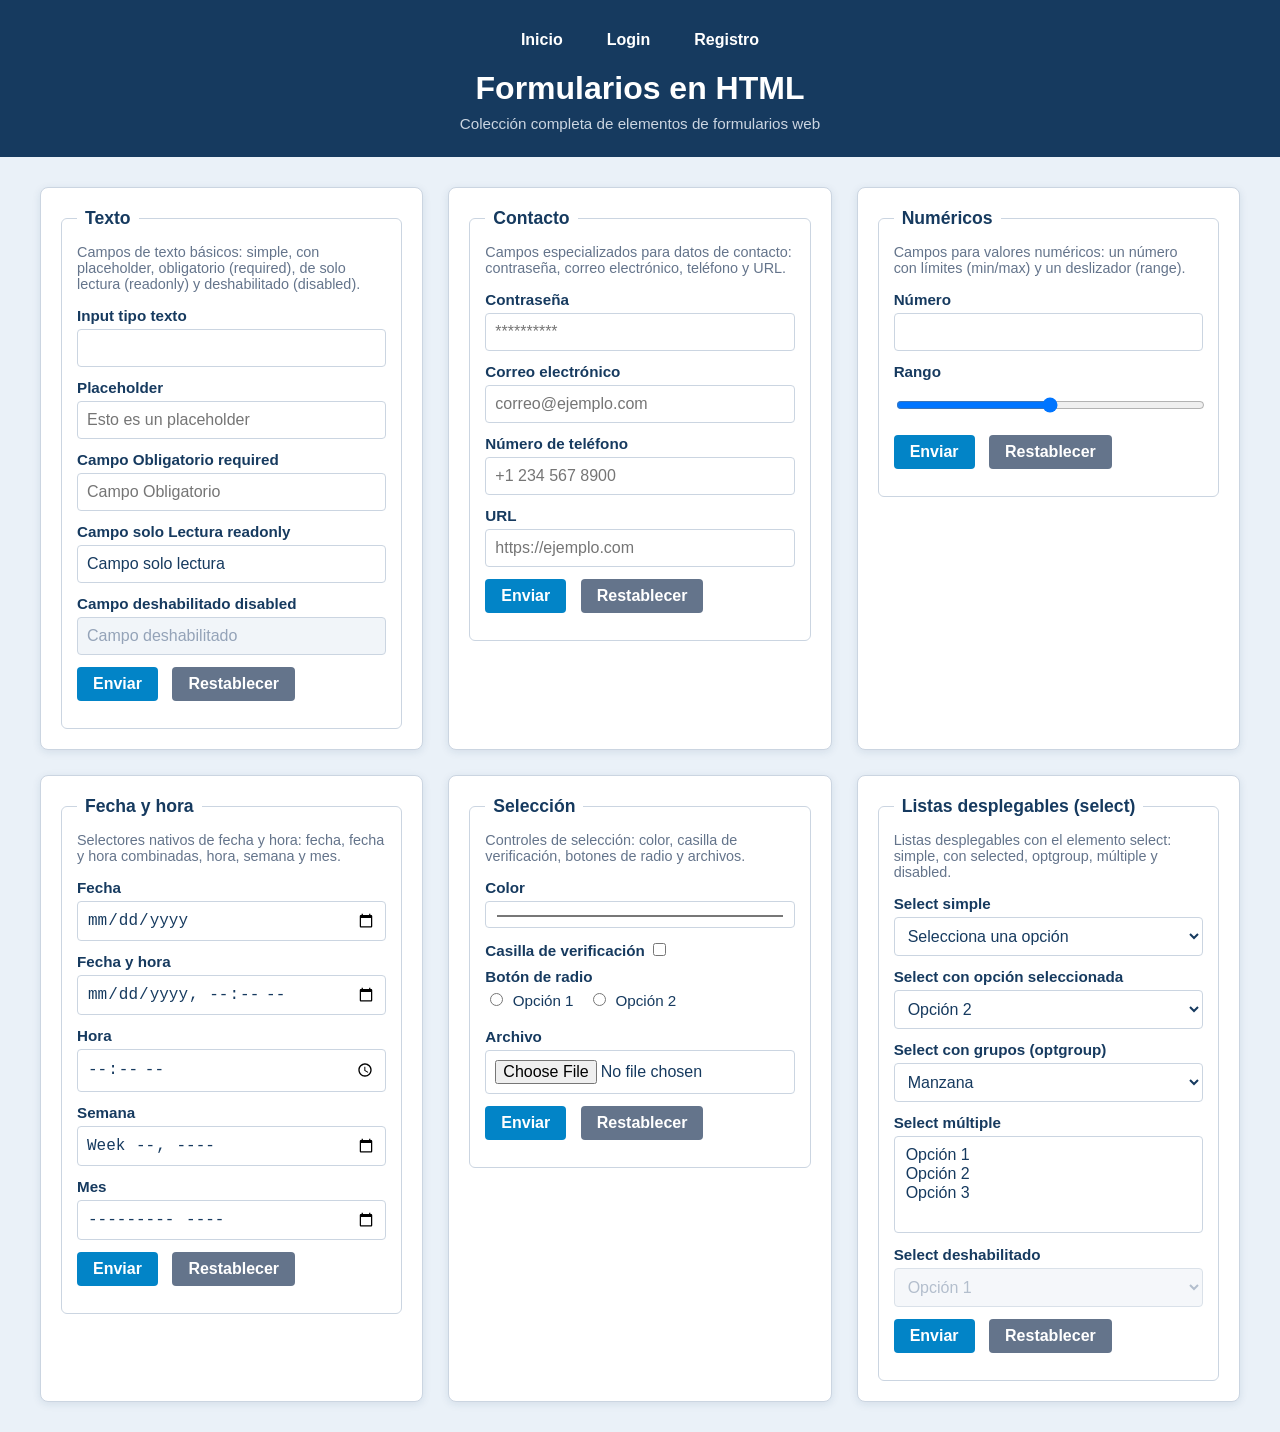
<file: index.html>
<!DOCTYPE html>
<html lang="es">
<head>
    <meta charset="UTF-8">
    <meta name="viewport" content="width=device-width, initial-scale=1.0">
    <title>Formularios</title>
    <link rel="stylesheet" href="css/formularios.css">
    <link rel="shortcut icon" href="img/logo.png" type="image/x-icon">
</head>
<body>
    <header>
        <nav>
            <a href="index.html">Inicio</a>
            <a href="login.html" target="_blank">Login</a>
            <a href="registro.html" target="_blank">Registro</a>
        </nav>
        <h1>Formularios en HTML</h1>
        <p>Colección completa de elementos de formularios web</p>
    </header>
    <main>
        <section>
            <!-- Bloque 1: Texto -->
            <form action="">
                <fieldset>
                    <legend>Texto</legend>
                    <p>Campos de texto básicos: simple, con placeholder, obligatorio (required), de solo lectura (readonly) y deshabilitado (disabled).</p>
                    
                    <label for="input-texto">Input tipo texto</label>
                    <input type="text" id="input-texto">
                    <br>
                    <label for="input-placeholder">Placeholder</label>
                    <input type="text" id="input-placeholder" placeholder="Esto es un placeholder">
                    <br>
                    <label for="input-required">Campo Obligatorio required</label>
                    <input type="text" id="input-required" placeholder="Campo Obligatorio" required>
                    <br>
                    <label for="input-readonly">Campo solo Lectura readonly</label>
                    <input type="text" id="input-readonly" readonly value="Campo solo lectura">
                    <br>
                    <label for="input-disabled">Campo deshabilitado disabled</label>
                    <input type="text" id="input-disabled" disabled value="Campo deshabilitado">
                    <br>
                    <input type="submit" value="Enviar">
                    <input type="reset" value="Restablecer">
                </fieldset>
            </form>

            <!-- Bloque 2: Contacto -->
            <form action="">
                <fieldset>
                    <legend>Contacto</legend>
                    <p>Campos especializados para datos de contacto: contraseña, correo electrónico, teléfono y URL.</p>
                    
                    <label for="input-password">Contraseña</label>
                    <input type="password" id="input-password" placeholder="**********">
                    <br>
                    <label for="input-email">Correo electrónico</label>
                    <input type="email" id="input-email" placeholder="correo@ejemplo.com">
                    <br>
                    <label for="input-tel">Número de teléfono</label>
                    <input type="tel" id="input-tel" placeholder="+1 234 567 8900">
                    <br>
                    <label for="input-url">URL</label>
                    <input type="url" id="input-url" placeholder="https://ejemplo.com">
                    <br>
                    <input type="submit" value="Enviar">
                    <input type="reset" value="Restablecer">
                </fieldset>
            </form>

            <!-- Bloque 3: Numéricos -->
            <form action="">
                <fieldset>
                    <legend>Numéricos</legend>
                    <p>Campos para valores numéricos: un número con límites (min/max) y un deslizador (range).</p>
                    
                    <label for="input-number">Número</label>
                    <input type="number" id="input-number" min="0" max="100" step="1">
                    <br>
                    <label for="input-range">Rango</label>
                    <input type="range" id="input-range" min="0" max="100" step="1">
                    <br>
                    <input type="submit" value="Enviar">
                    <input type="reset" value="Restablecer">
                </fieldset>
            </form>

            <!-- Bloque 4: Fecha y hora -->
            <form action="">
                <fieldset>
                    <legend>Fecha y hora</legend>
                    <p>Selectores nativos de fecha y hora: fecha, fecha y hora combinadas, hora, semana y mes.</p>
                    
                    <label for="input-date">Fecha</label>
                    <input type="date" id="input-date">
                    <br>
                    <label for="input-datetime">Fecha y hora</label>
                    <input type="datetime-local" id="input-datetime">
                    <br>
                    <label for="input-time">Hora</label>
                    <input type="time" id="input-time">
                    <br>
                    <label for="input-week">Semana</label>
                    <input type="week" id="input-week">
                    <br>
                    <label for="input-month">Mes</label>
                    <input type="month" id="input-month">
                    <br>
                    <input type="submit" value="Enviar">
                    <input type="reset" value="Restablecer">
                </fieldset>
            </form>

            <!-- Bloque 5: Selección -->
            <form action="">
                <fieldset>
                    <legend>Selección</legend>
                    <p>Controles de selección: color, casilla de verificación, botones de radio y archivos.</p>
                    
                    <label for="input-color">Color</label>
                    <input type="color" id="input-color">
                    <br>
                    <label for="input-checkbox">Casilla de verificación</label>
                    <input type="checkbox" id="input-checkbox">
                    <br>
                    <label>Botón de radio</label>
                    <div style="margin-bottom: 10px;">
                        <input type="radio" id="radio1" name="radioGroup">
                        <label for="radio1" style="display:inline; font-weight:normal;">Opción 1</label>
                        <input type="radio" id="radio2" name="radioGroup" style="margin-left: 15px;">
                        <label for="radio2" style="display:inline; font-weight:normal;">Opción 2</label>
                    </div>
                    <label for="input-file">Archivo</label>
                    <input type="file" id="input-file">
                    <br>
                    <input type="submit" value="Enviar">
                    <input type="reset" value="Restablecer">
                </fieldset>
            </form>

            <!-- Bloque 6: Listas desplegables (select) -->
            <form action="">
                <fieldset>
                    <legend>Listas desplegables (select)</legend>
                    <p>Listas desplegables con el elemento select: simple, con selected, optgroup, múltiple y disabled.</p>
                    
                    <label for="select-simple">Select simple</label>
                    <select id="select-simple">
                        <option value="">Selecciona una opción</option>
                        <option value="opcion1">Opción 1</option>
                        <option value="opcion2">Opción 2</option>
                        <option value="opcion3">Opción 3</option>
                    </select>
                    <br>
                    <label for="select-selected">Select con opción seleccionada</label>
                    <select id="select-selected">
                        <option value="opcion1">Opción 1</option>
                        <option value="opcion2" selected>Opción 2</option>
                        <option value="opcion3">Opción 3</option>
                    </select>
                    <br>
                    <label for="select-optgroup">Select con grupos (optgroup)</label>
                    <select id="select-optgroup">
                        <optgroup label="Frutas">
                            <option value="manzana">Manzana</option>
                            <option value="pera">Pera</option>
                        </optgroup>
                        <optgroup label="Verduras">
                            <option value="zanahoria">Zanahoria</option>
                            <option value="lechuga">Lechuga</option>
                        </optgroup>
                    </select>
                    <br>
                    <label for="select-multiple">Select múltiple</label>
                    <select id="select-multiple" multiple>
                        <option value="opcion1">Opción 1</option>
                        <option value="opcion2">Opción 2</option>
                        <option value="opcion3">Opción 3</option>
                    </select>
                    <br>
                    <label for="select-disabled">Select deshabilitado</label>
                    <select id="select-disabled" disabled>
                        <option value="opcion1">Opción 1</option>
                    </select>
                    <br>
                    <input type="submit" value="Enviar">
                    <input type="reset" value="Restablecer">
                </fieldset>
            </form>
        </section>
    </main>
</body>
</html>
</file>
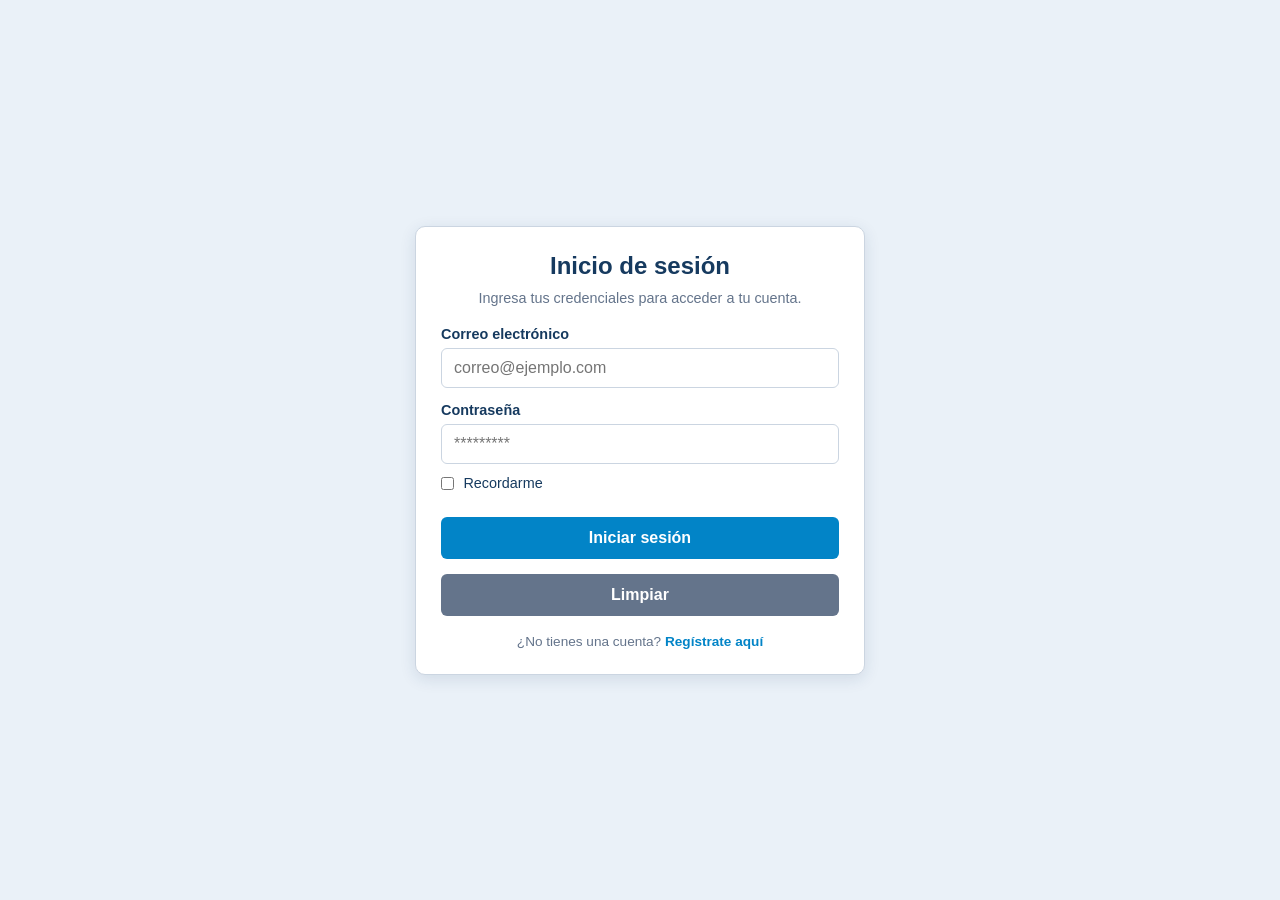
<file: login.html>
<!DOCTYPE html>
<html lang="es">
<head>
    <meta charset="UTF-8">
    <meta name="viewport" content="width=device-width, initial-scale=1.0">
    <title>Login</title>
    <link rel="stylesheet" href="css/login.css">
    <link rel="shortcut icon" href="img/logo.png" type="image/x-icon">
</head>
<body>
    <main>
        <section>
            <form action="">
                <fieldset>
                    <legend>Inicio de sesión</legend>
                    <p>Ingresa tus credenciales para acceder a tu cuenta.</p>
                    
                    <label for="login-email">Correo electrónico</label>
                    <input type="email" id="login-email" placeholder="correo@ejemplo.com" required>
                    
                    <label for="login-password">Contraseña</label>
                    <input type="password" id="login-password" placeholder="*********" required>
                    
                    <div style="margin: 10px 0;">
                        <input type="checkbox" id="login-remember">
                        <label for="login-remember" style="display:inline; font-weight:normal;">Recordarme</label>
                    </div>

                    <input type="submit" value="Iniciar sesión">
                    <input type="reset" value="Limpiar">
                    
                    <p class="enlace">¿No tienes una cuenta? <a href="registro.html">Regístrate aquí</a></p>
                </fieldset>
            </form>
        </section>
    </main>
</body>
</html>
</file>
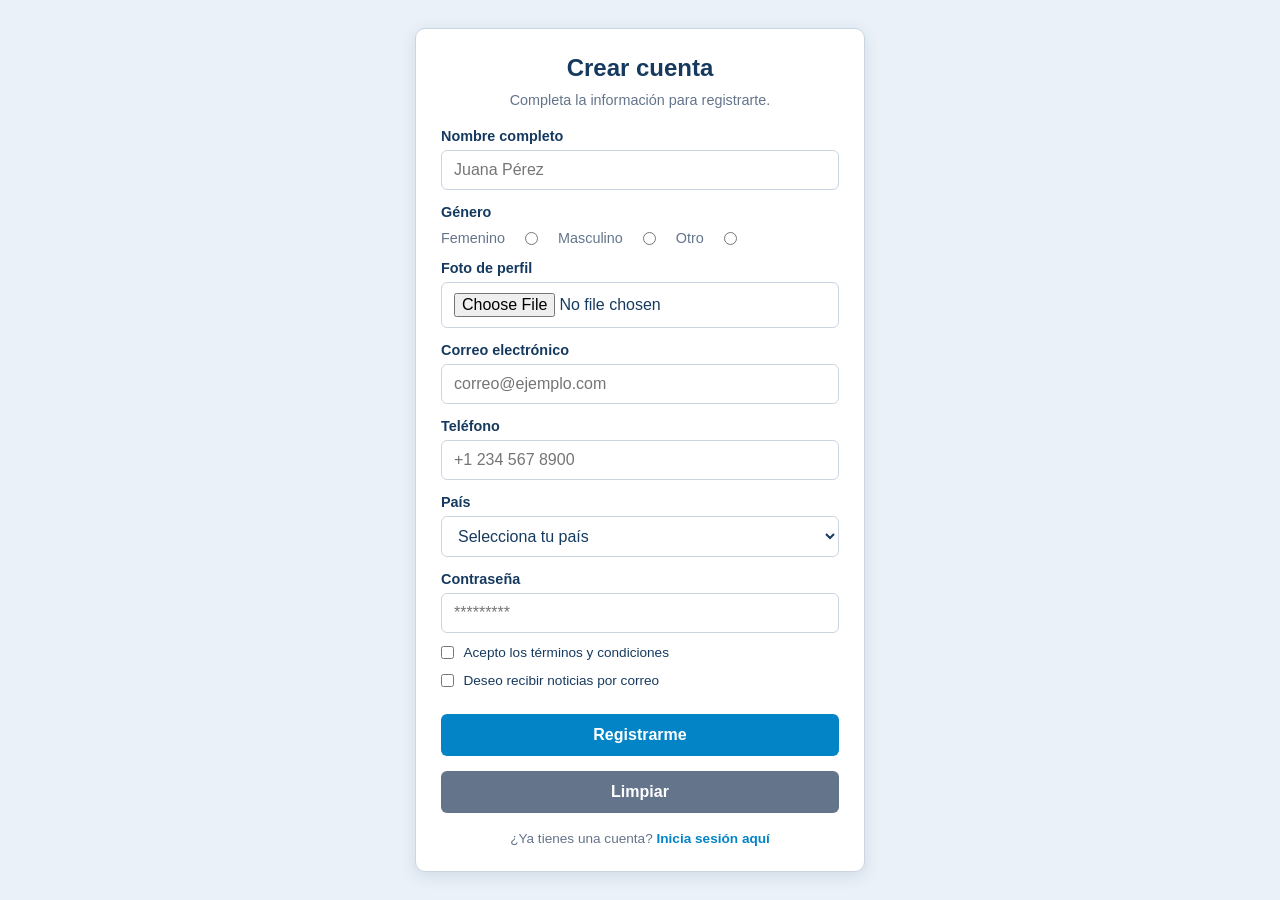
<file: registro.html>
<!DOCTYPE html>
<html lang="es">
<head>
    <meta charset="UTF-8">
    <meta name="viewport" content="width=device-width, initial-scale=1.0">
    <title>Registro</title>
    <link rel="stylesheet" href="css/login.css">
    <link rel="shortcut icon" href="img/logo.png" type="image/x-icon">
</head>
<body>
    <main>
        <section>
            <form action="">
                <fieldset>
                    <legend>Crear cuenta</legend>
                    <p>Completa la información para registrarte.</p>
                    
                    <label for="reg-nombre">Nombre completo</label>
                    <input type="text" id="reg-nombre" placeholder="Juana Pérez" required>
                    
                    <label>Género</label>
                    <div class="grupo-radios">
                        <label>Femenino</label>
                        <input type="radio" name="genero" value="femenino">
                        <label>Masculino</label>
                        <input type="radio" name="genero" value="masculino">
                        <label>Otro</label>
                        <input type="radio" name="genero" value="otro">
                    </div>
                    
                    <label for="reg-foto">Foto de perfil</label>
                    <input type="file" id="reg-foto" accept="image/*">
                    
                    <label for="reg-email">Correo electrónico</label>
                    <input type="email" id="reg-email" placeholder="correo@ejemplo.com" required>
                    
                    <label for="reg-tel">Teléfono</label>
                    <input type="tel" id="reg-tel" placeholder="+1 234 567 8900">
                    
                    <label for="reg-pais">País</label>
                    <select id="reg-pais">
                        <option value="">Selecciona tu país</option>
                        <option value="ar">Argentina</option>
                        <option value="co">Colombia</option>
                        <option value="mx">México</option>
                        <option value="es">España</option>
                        <option value="otro">Otro</option>
                    </select>
                    
                    <label for="reg-pass">Contraseña</label>
                    <input type="password" id="reg-pass" placeholder="*********" required>
                    
                    <div style="margin: 10px 0;">
                        <input type="checkbox" id="terms" required>
                        <label for="terms" style="display:inline; font-weight:normal; font-size:0.85rem;">Acepto los términos y condiciones</label>
                    </div>
                    
                    <div style="margin: 10px 0;">
                        <input type="checkbox" id="news">
                        <label for="news" style="display:inline; font-weight:normal; font-size:0.85rem;">Deseo recibir noticias por correo</label>
                    </div>

                    <input type="submit" value="Registrarme">
                    <input type="reset" value="Limpiar">
                    
                    <p class="enlace">¿Ya tienes una cuenta? <a href="login.html">Inicia sesión aquí</a></p>
                </fieldset>
            </form>
        </section>
    </main>
</body>
</html>
</file>
<file: css/formularios.css>
* {
    box-sizing: border-box;
}

body {
    margin: 0;
    font-family: Arial, Helvetica, sans-serif;
    background-color: #eaf1f8;
    color: #163a5f;
}

header {
    background-color: #163a5f;
    color: #ffffff;
    padding: 25px 20px;
    text-align: center;
}

header h1 {
    margin: 0 0 8px 0;
}

header p {
    margin: 0;
    color: #cbd5e1;
    font-size: 0.95rem;
}

nav {
    display: flex;
    justify-content: center;
    gap: 20px;
    margin-bottom: 15px;
}

nav a {
    color: #ffffff;
    text-decoration: none;
    font-weight: 600;
    padding: 6px 12px;
    border-radius: 4px;
    transition: background-color 0.25s ease;
}

nav a:hover {
    background-color: rgba(255, 255, 255, 0.15);
}

main {
    display: flex;
    justify-content: center;
    padding: 30px 20px;
}

section {
    display: flex;
    flex-wrap: wrap;
    gap: 25px;
    width: 100%;
    max-width: 1200px;
    justify-content: center;
}

form {
    background-color: #ffffff;
    border-radius: 8px;
    box-shadow: 0 2px 8px rgba(22, 58, 95, 0.1);
    padding: 20px;
    flex: 1 1 350px;
    max-width: 500px;
    border: 1px solid #cbd5e1;
}

fieldset {
    border: 1px solid #cbd5e1;
    border-radius: 6px;
    padding: 15px;
    margin: 0;
}

legend {
    font-weight: bold;
    color: #163a5f;
    padding: 0 8px;
    font-size: 1.1rem;
}

fieldset p {
    font-size: 0.9rem;
    color: #64748b;
    margin-top: 0;
    margin-bottom: 15px;
}

label {
    display: inline-block;
    margin-bottom: 5px;
    font-weight: 600;
    color: #163a5f;
    font-size: 0.95rem;
}

input,
select {
    width: 100%;
    padding: 9px;
    margin-bottom: 12px;
    border: 1px solid #cbd5e1;
    border-radius: 4px;
    font-size: 1rem;
    background-color: #ffffff;
    color: #163a5f;
}

input:focus,
select:focus {
    outline: none;
    border-color: #0284c7;
    box-shadow: 0 0 0 3px rgba(2, 132, 199, 0.15);
}

input[type="checkbox"],
input[type="radio"] {
    width: auto;
    margin-right: 5px;
    accent-color: #0284c7;
}

input[type="submit"],
input[type="reset"],
input[type="button"] {
    width: auto;
    cursor: pointer;
    border: none;
    color: #ffffff;
    padding: 8px 16px;
    margin-right: 10px;
    border-radius: 4px;
    font-weight: 600;
    transition: background-color 0.2s ease;
}

input[type="submit"] {
    background-color: #0284c7;
}

input[type="submit"]:hover {
    background-color: #0369a1;
}

input[type="reset"] {
    background-color: #64748b;
}

input[type="reset"]:hover {
    background-color: #475569;
}

input[type="button"] {
    background-color: #163a5f;
}

input[type="button"]:hover {
    background-color: #0f2742;
}

input:disabled,
select:disabled {
    background-color: #f1f5f9;
    color: #94a3b8;
    cursor: not-allowed;
}
</file>
<file: css/login.css>
* {
    box-sizing: border-box;
}

body {
    margin: 0;
    min-height: 100vh;
    display: flex;
    align-items: center;
    justify-content: center;
    font-family: Arial, Helvetica, sans-serif;
    background-color: #eaf1f8;
    color: #163a5f;
    padding: 20px;
}

main {
    display: flex;
    justify-content: center;
    width: 100%;
}

section {
    width: 100%;
    max-width: 450px;
}

form {
    background-color: #ffffff;
    border-radius: 10px;
    box-shadow: 0 4px 16px rgba(22, 58, 95, 0.12);
    padding: 25px;
    border: 1px solid #cbd5e1;
}

fieldset {
    border: none;
    padding: 0;
    margin: 0;
}

legend {
    width: 100%;
    text-align: center;
    font-size: 1.5rem;
    font-weight: bold;
    color: #163a5f;
    padding: 0 0 5px 0;
    margin-bottom: 5px;
}

fieldset > p {
    text-align: center;
    font-size: 0.9rem;
    color: #64748b;
    margin-top: 0;
    margin-bottom: 20px;
}

label {
    display: block;
    margin: 14px 0 6px;
    font-weight: 600;
    font-size: 0.9rem;
    color: #163a5f;
}

input,
select {
    width: 100%;
    padding: 10px 12px;
    border: 1px solid #cbd5e1;
    border-radius: 6px;
    font-size: 1rem;
    font-family: inherit;
    background-color: #ffffff;
    color: #163a5f;
    transition: border-color 0.2s, box-shadow 0.25s;
}

input:focus,
select:focus {
    outline: none;
    border-color: #0284c7;
    box-shadow: 0 0 0 3px rgba(2, 132, 199, 0.15);
}

.grupo-radios {
    margin: 10px 0;
    display: flex;
    gap: 15px;
    align-items: center;
    flex-wrap: wrap;
}

.grupo-radios label {
    display: inline-block;
    margin: 0 5px 0 0;
    font-weight: 500;
    color: #64748b;
}

input[type="checkbox"],
input[type="radio"] {
    width: auto;
    accent-color: #0284c7;
    margin: 0 5px 0 0;
    vertical-align: middle;
    cursor: pointer;
}

input[type="submit"],
input[type="reset"] {
    width: 100%;
    margin-top: 15px;
    padding: 12px;
    border: none;
    border-radius: 6px;
    font-size: 1rem;
    font-weight: 600;
    cursor: pointer;
    color: #ffffff;
    transition: background-color 0.25s;
}

input[type="submit"] {
    background-color: #0284c7;
}

input[type="submit"]:hover {
    background-color: #0369a1;
}

input[type="reset"] {
    background-color: #64748b;
}

input[type="reset"]:hover {
    background-color: #475569;
}

.enlace {
    text-align: center;
    font-size: 0.85rem;
    color: #64748b;
    margin-top: 18px;
    margin-bottom: 0;
}

.enlace a {
    color: #0284c7;
    font-weight: 600;
    text-decoration: none;
}

.enlace a:hover {
    text-decoration: underline;
    color: #0369a1;
}
</file>
